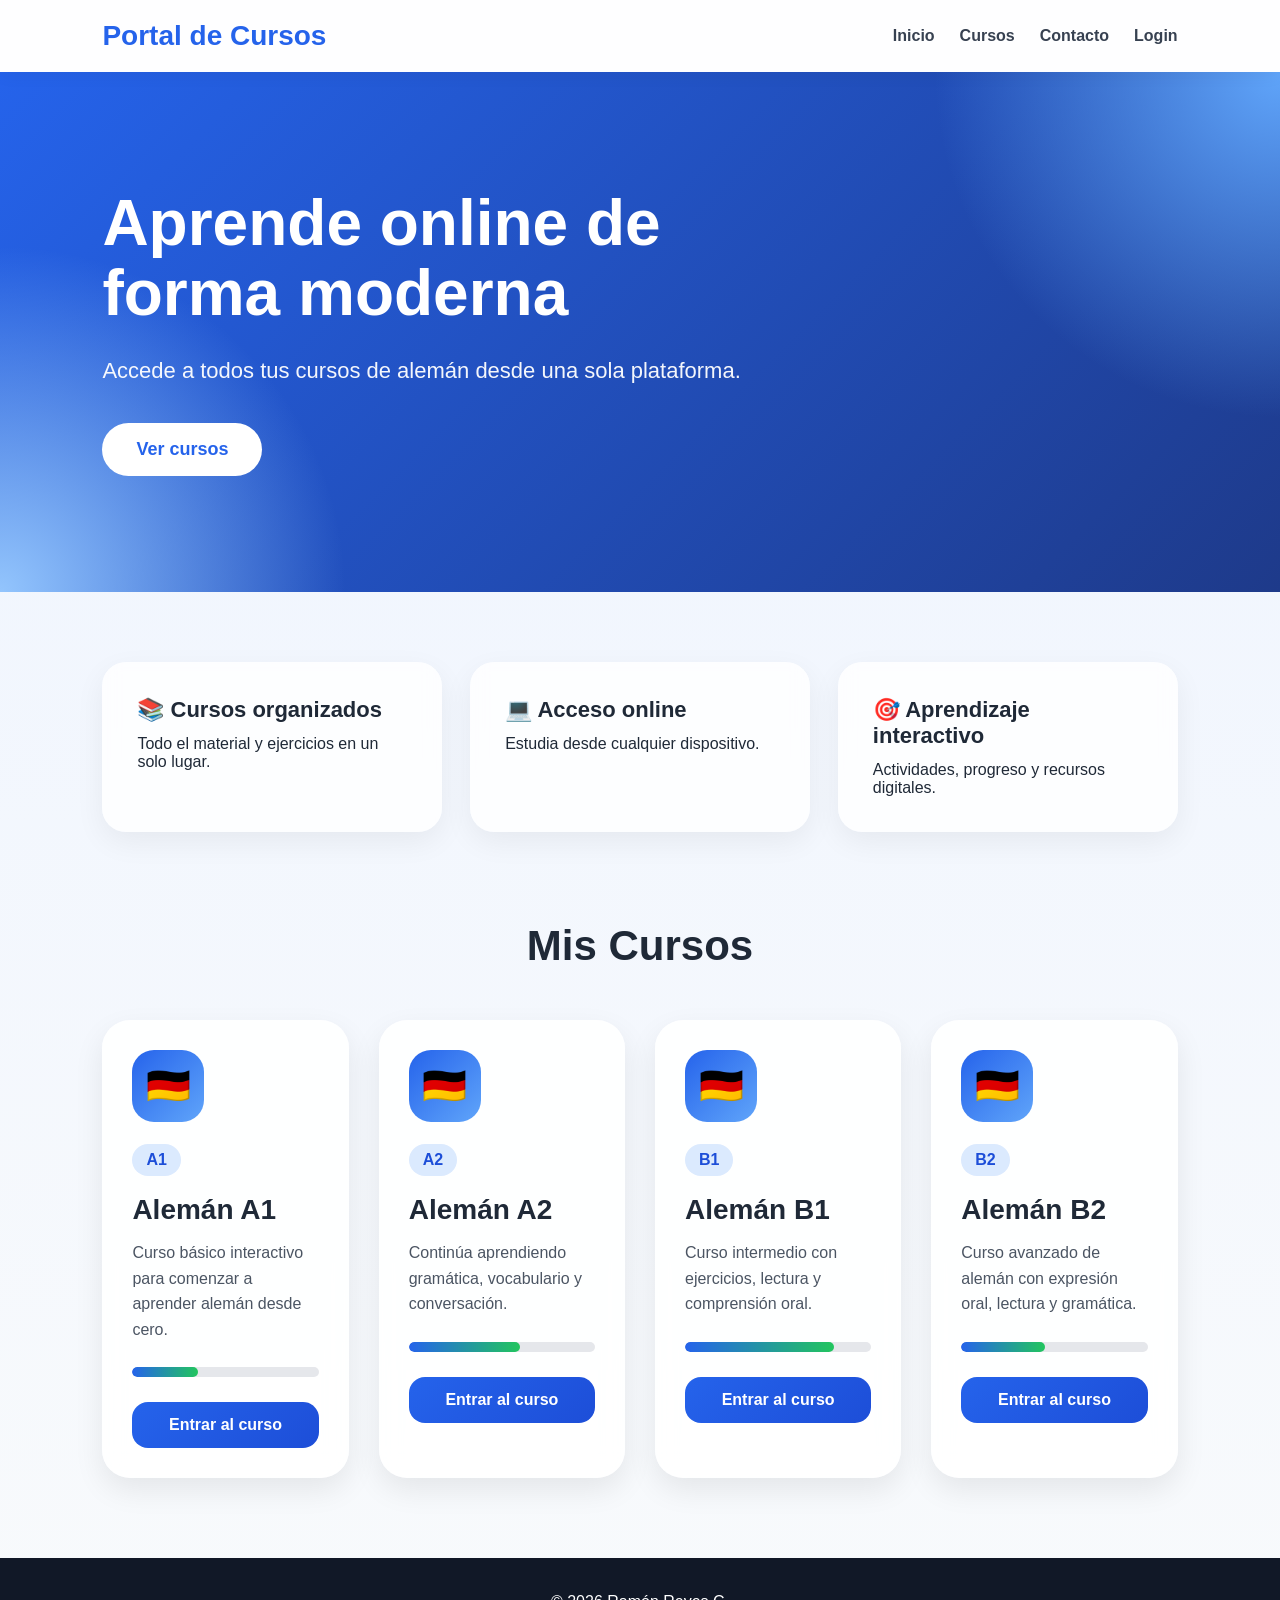
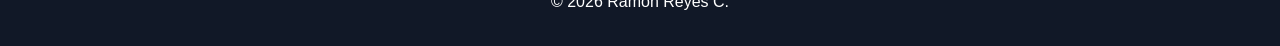
<file: index.html>
<!DOCTYPE html>
<html lang="es">

<head>
  <meta charset="UTF-8">
  <meta name="viewport" content="width=device-width, initial-scale=1.0">
  <title>Sitio de Ramón Reyes</title>

  <link rel="stylesheet" href="style.css">
</head>

<body>

  <!-- NAVBAR -->

  <header class="navbar">

    <div class="logo">
      Portal de Cursos 
    </div>

    <nav>
  <a href="#">Inicio</a>

  <a href="#cursos">
    Cursos
  </a>

  <a href="#contacto">
    Contacto
  </a>

  <a href="login.html">
    Login
  </a>
</nav>
    </nav>

  </header>

  <!-- HERO -->

  <section class="hero">

    <div class="hero-text">

      <h1>
        Aprende online de forma moderna
      </h1>

      <p>
        Accede a todos tus cursos de alemán
        desde una sola plataforma.
      </p>

      <a href="#cursos" class="btn-primary">
        Ver cursos
      </a>

    </div>

  </section>

  <!-- BENEFICIOS -->

  <section class="beneficios">

    <div>
      <h3>📚 Cursos organizados</h3>

      <p>
        Todo el material y ejercicios
        en un solo lugar.
      </p>
    </div>

    <div>
      <h3>💻 Acceso online</h3>

      <p>
        Estudia desde cualquier dispositivo.
      </p>
    </div>

    <div>
      <h3>🎯 Aprendizaje interactivo</h3>

      <p>
        Actividades, progreso y recursos digitales.
      </p>
    </div>

  </section>

  <!-- CURSOS -->

  <section id="cursos" class="cursos-section">

    <h2>
      Mis Cursos
    </h2>

    <div class="cursos-grid">

      <!-- CURSO 1 -->

      <div class="curso-card">

        <div class="curso-icon">
          🇩🇪
        </div>

        <span class="nivel">
          A1
        </span>

        <h3>
          Alemán A1
        </h3>

        <p>
          Curso básico interactivo para comenzar
          a aprender alemán desde cero.
        </p>

        <div class="progress">
          <div style="width:35%"></div>
        </div>

        <a href="a1/" class="btn-card">
          Entrar al curso
        </a>

      </div>

      <!-- CURSO 2 -->

      <div class="curso-card">

        <div class="curso-icon">
          🇩🇪
        </div>

        <span class="nivel">
          A2
        </span>

        <h3>
          Alemán A2
        </h3>

        <p>
          Continúa aprendiendo gramática,
          vocabulario y conversación.
        </p>

        <div class="progress">
          <div style="width:60%"></div>
        </div>

        <a href="a2/" class="btn-card">
          Entrar al curso
        </a>

      </div>

      <!-- CURSO 3 -->

      <div class="curso-card">

        <div class="curso-icon">
          🇩🇪
        </div>

        <span class="nivel">
          B1
        </span>

        <h3>
          Alemán B1
        </h3>

        <p>
          Curso intermedio con ejercicios,
          lectura y comprensión oral.
        </p>

        <div class="progress">
          <div style="width:80%"></div>
        </div>

        <a href="b1/" class="btn-card">
          Entrar al curso
        </a>

      </div>

      <!-- CURSO 4 -->

      <div class="curso-card">

        <div class="curso-icon">
          🇩🇪
        </div>

        <span class="nivel">
          B2
        </span>

        <h3>
         Alemán B2
        </h3>

        <p>
          Curso avanzado de alemán con 
          expresión oral, lectura y gramática.
        </p>

        <div class="progress">
          <div style="width:45%"></div>
        </div>

        <a href="b2/" class="btn-card">
          Entrar al curso
        </a>

      </div>

    </div>

  </section>

  <!-- FOOTER -->

  <footer id="contacto">

    <p>
      © 2026 Ramón Reyes C.
    </p>

  </footer>

</body>

</html>
</file>
<file: style.css>
* {
  margin: 0;
  padding: 0;
  box-sizing: border-box;
}

body {
  font-family: Arial, sans-serif;
  background: linear-gradient(180deg, #eef4ff, #f8fafc);
  color: #1f2937;
}

/* NAVBAR */

.navbar {
  background: rgba(255,255,255,0.9);
  backdrop-filter: blur(10px);
  padding: 20px 8%;
  display: flex;
  justify-content: space-between;
  align-items: center;
  position: sticky;
  top: 0;
  z-index: 100;
  box-shadow: 0 2px 18px rgba(0,0,0,0.05);
}

.logo {
  font-size: 28px;
  font-weight: bold;
  color: #2563eb;
}

.navbar nav {
  display: flex;
  gap: 25px;
}

.navbar a {
  text-decoration: none;
  color: #374151;
  font-weight: 600;
  transition: 0.2s;
}

.navbar a:hover {
  color: #2563eb;
}

/* HERO */

.hero {
  min-height: 520px;
  display: flex;
  align-items: center;
  padding: 70px 8%;
  background:
    radial-gradient(circle at top right, #60a5fa 0%, transparent 25%),
    radial-gradient(circle at bottom left, #93c5fd 0%, transparent 25%),
    linear-gradient(135deg, #2563eb, #1e3a8a);
  color: white;
}

.hero-text {
  max-width: 700px;
}

.hero h1 {
  font-size: 64px;
  line-height: 1.1;
  margin-bottom: 25px;
}

.hero p {
  font-size: 22px;
  line-height: 1.6;
  margin-bottom: 35px;
  opacity: 0.95;
}

.btn-primary {
  display: inline-block;
  background: white;
  color: #2563eb;
  padding: 16px 34px;
  border-radius: 40px;
  text-decoration: none;
  font-weight: bold;
  font-size: 18px;
  transition: 0.2s;
}

.btn-primary:hover {
  transform: translateY(-2px);
}

/* BENEFICIOS */

.beneficios {
  display: grid;
  grid-template-columns: repeat(3, 1fr);
  gap: 28px;
  padding: 70px 8%;
}

.beneficios div {
  background: rgba(255,255,255,0.8);
  backdrop-filter: blur(8px);
  border-radius: 24px;
  padding: 35px;
  box-shadow: 0 10px 30px rgba(0,0,0,0.06);
  transition: 0.2s;
}

.beneficios div:hover {
  transform: translateY(-5px);
}

.beneficios h3 {
  margin-bottom: 12px;
  font-size: 22px;
}

/* CURSOS */

.cursos-section {
  padding: 20px 8% 80px;
}

.cursos-section h2 {
  text-align: center;
  font-size: 42px;
  margin-bottom: 50px;
}

.cursos-grid {
  display: grid;
  grid-template-columns: repeat(4, 1fr);
  gap: 30px;
}

.curso-card {
  background: rgba(255,255,255,0.9);
  backdrop-filter: blur(10px);
  border-radius: 28px;
  padding: 30px;
  box-shadow: 0 12px 30px rgba(0,0,0,0.08);
  transition: 0.25s;
  position: relative;
  overflow: hidden;
}

.curso-card:hover {
  transform: translateY(-8px);
  box-shadow: 0 18px 40px rgba(0,0,0,0.12);
}

.curso-icon {
  width: 72px;
  height: 72px;
  border-radius: 22px;
  display: flex;
  align-items: center;
  justify-content: center;
  font-size: 36px;
  margin-bottom: 22px;
  background: linear-gradient(135deg, #2563eb, #60a5fa);
  color: white;
}

.nivel {
  display: inline-block;
  background: #dbeafe;
  color: #1d4ed8;
  padding: 7px 14px;
  border-radius: 20px;
  font-weight: bold;
  margin-bottom: 18px;
}

.curso-card h3 {
  font-size: 28px;
  margin-bottom: 14px;
}

.curso-card p {
  color: #4b5563;
  line-height: 1.6;
  margin-bottom: 25px;
}

/* PROGRESS BAR */

.progress {
  height: 10px;
  background: #e5e7eb;
  border-radius: 30px;
  overflow: hidden;
  margin-bottom: 25px;
}

.progress div {
  height: 100%;
  border-radius: 30px;
  background: linear-gradient(90deg, #2563eb, #22c55e);
}

/* BUTTON */

.btn-card {
  display: inline-block;
  width: 100%;
  text-align: center;
  background: linear-gradient(135deg, #2563eb, #1d4ed8);
  color: white;
  padding: 14px;
  border-radius: 16px;
  text-decoration: none;
  font-weight: bold;
  transition: 0.2s;
}

.btn-card:hover {
  transform: translateY(-2px);
}

/* FOOTER */

footer {
  background: #111827;
  color: white;
  text-align: center;
  padding: 35px;
}

/* RESPONSIVE */

@media (max-width: 1100px) {
  .cursos-grid {
    grid-template-columns: repeat(2, 1fr);
  }

  .beneficios {
    grid-template-columns: repeat(2, 1fr);
  }
}

@media (max-width: 700px) {
  .hero h1 {
    font-size: 42px;
  }

  .hero p {
    font-size: 18px;
  }

  .cursos-grid,
  .beneficios {
    grid-template-columns: 1fr;
  }

  .navbar {
    flex-direction: column;
    gap: 15px;
  }
}
</file>
